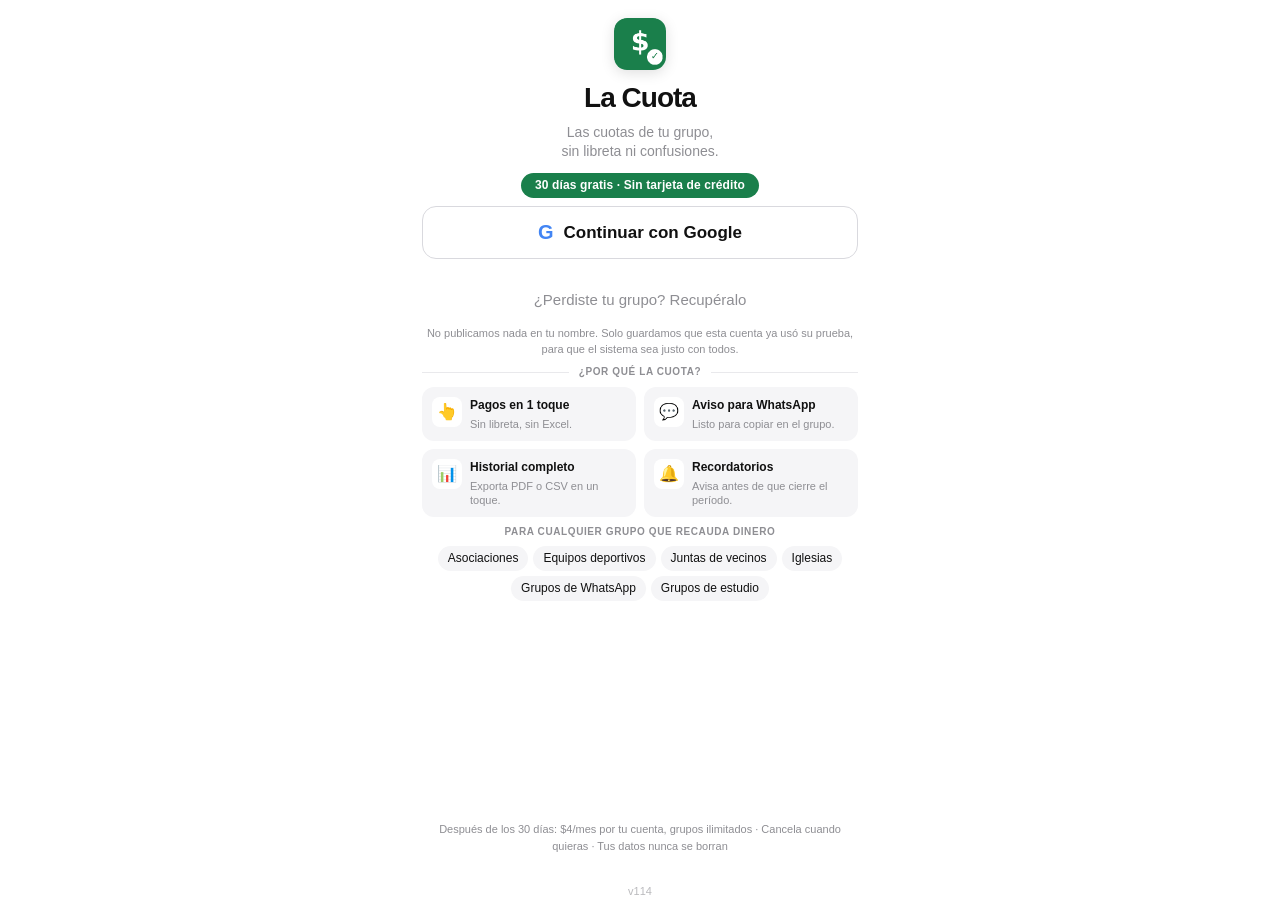
<file: index.html>
<!DOCTYPE html>
<html lang="es">
<head>
<meta charset="UTF-8">
<meta name="viewport" content="width=device-width, initial-scale=1, viewport-fit=cover">
<meta name="color-scheme" content="light">
<meta name="theme-color" content="#ffffff">
<meta http-equiv="Content-Security-Policy" content="default-src 'self'; script-src 'self' 'sha256-R7kXXxrO2wj+0buojaq3ZiJwg6tbDTQ5BXuMEll2lyY='; style-src 'self' 'sha256-uhY7MueyeKaeJdeL/rMnY0KCbmEOfoIgPB/3+tl2USo='; img-src 'self' data: blob:; connect-src 'self' https://play.google.com/billing https://lacuota-pagos.deivyespinosa07.workers.dev https://la-cuota-default-rtdb.firebaseio.com https://la-cuota-default-rtdb.firebasedatabase.app; font-src 'self'; worker-src 'self'; manifest-src 'self'">
<meta name="description" content="La Cuota — las cuotas de tu grupo, sin libreta.">
<title>La Cuota</title>
<link rel="manifest" href="manifest.json">
<link rel="icon" type="image/png" sizes="32x32" href="icons/favicon-32.png">
<link rel="icon" href="icons/favicon.ico">
<link rel="apple-touch-icon" href="icons/apple-touch-icon.png">
<style>html,body{background:#fff}#splash{position:fixed;inset:0;z-index:300;background:#fff}</style>
<link rel="stylesheet" href="styles.css">
<link rel="preconnect" href="https://buy.stripe.com">
</head>
<body>
<!-- Guardián de arranque: si la app no logra iniciar, muestra reparación
     en vez de una pantalla en blanco. No depende de app.js. -->
<div id="bootFail" hidden>
  <div class="bootfail-card">
    <h2>La aplicación necesita actualizarse</h2>
    <p>Tus datos siguen guardados. Toca el botón para repararla.</p>
    <button id="bootRepair" class="btn-primary btn-block">Reparar la aplicación</button>
    <p class="fine"><a href="recuperar.html">Abrir página de recuperación</a></p>
  </div>
</div>
<script>
(function(){
  function show(){ var ov=document.getElementById('bootFail'); if(ov) ov.hidden=false; var sp=document.getElementById('splash'); if(sp) sp.classList.add('off'); }
  window.addEventListener('error', function(e){
    if(window.__lacuotaBooted) return;
    var t=e.target;
    if(t && t!==window && t.tagName) return; /* recurso (icono, etc.): no fatal */
    show();
  }, true);
  document.addEventListener('DOMContentLoaded', function(){
    setTimeout(function(){ if(!window.__lacuotaBooted) show(); }, 8000);
    var b=document.getElementById('bootRepair');
    if(b) b.addEventListener('click', function(){
      b.disabled=true; b.textContent='Reparando…';
      var done=function(){ location.href='./?reparada=1'; };
      try{
        var ps=[];
        if('serviceWorker' in navigator){
          ps.push(navigator.serviceWorker.getRegistrations().then(function(rs){
            return Promise.all(rs.map(function(r){ return r.unregister(); }));
          }).catch(function(){}));
        }
        if(window.caches){
          ps.push(caches.keys().then(function(ks){
            return Promise.all(ks.map(function(k){ return caches.delete(k); }));
          }).catch(function(){}));
        }
        /* localStorage NO se toca: los datos del grupo siguen guardados. */
        Promise.all(ps).then(done, done);
        setTimeout(done, 6000);
      }catch(e){ done(); }
    });
  });
})();
</script>
<div id="app">

  <!-- Pantalla neutra de actualización: NO es la puerta de entrada.
       Se muestra solo mientras se trae una versión nueva; así al refrescar
       nunca parpadea la página de inicio de sesión. -->
  <div id="updating" hidden>
    <div class="updating-card">
      <img src="icons/icon-192.png" alt="La Cuota">
      <p>Actualizando…</p>
    </div>
  </div>

  <!-- INICIO -->
  <section id="v-home" class="view" hidden>
    <header class="top">
      <h1>La Cuota</h1>
      <p class="sub">Las cuotas de tu grupo, sin libreta.</p>
    </header>
    <div id="installBanner" class="installbanner" hidden>
      <span class="ib-txt">📲 <b>Instala La Cuota</b> en tu teléfono para abrirla como una app.</span>
      <button id="installGo" class="ib-btn">Instalar</button>
      <button id="installNo" class="ib-x" aria-label="No mostrar">×</button>
    </div>
    <div id="trialBanner" class="trialbanner" hidden></div>
    <div id="groupList"></div>
    <div id="homeEmpty" class="empty" hidden>
      <p>No tienes grupos todavía.<br>Crea el primero en menos de un minuto.</p>
      <button id="btnRecoverHome" class="linkbtn">¿Ya tenías un grupo? Recupéralo</button>
    </div>
    <button id="btnFaqHome" class="linkbtn">Preguntas frecuentes</button>
    <button id="btnManageSub" class="linkbtn">Administrar suscripción</button>
    <button id="homeSignOut" class="linkbtn">Cerrar sesión</button>
    <p class="legalfoot"><a href="#/privacidad">Privacidad</a> · <a href="#/terminos">Términos</a> · <span id="appVer"></span></p>
    <div class="homebar"><button id="btnNewGroup" class="btn-primary btn-block">Crear grupo</button></div>
  </section>

  <!-- GRUPO / MES -->
  <section id="v-group" class="view" hidden>
    <header class="top nav">
      <button id="btnBack" class="iconbtn" aria-label="Volver">‹</button>
      <div class="navtitle">
        <h1 id="gName">Grupo</h1>
        <p class="sub" id="gMeta"></p>
      </div>
      <button id="btnMore" class="iconbtn" aria-label="Más opciones">•••</button>
    </header>

    <div class="monthnav">
      <button id="mPrev" class="iconbtn" aria-label="Mes anterior">‹</button>
      <div id="mLabel" class="monthlabel"></div>
      <button id="mNext" class="iconbtn" aria-label="Mes siguiente">›</button>
    </div>

    <div class="totals">
      <div class="total"><span class="tnum" id="tTotal">—</span><span class="tlab">Objetivo</span></div>
      <div class="total"><span class="tnum" id="tCollected">—</span><span class="tlab">Recaudado</span></div>
      <div class="total"><span class="tnum warn" id="tMissing">—</span><span class="tlab">Faltan</span></div>
      <div class="total"><span class="tnum" id="tCount">—</span><span class="tlab">Pagaron</span></div>
    </div>

    <div id="memberList" class="members"></div>

    <div class="actions homebar">
      <button id="btnRemindAll" class="btn-ghost btn-block">Recordar a los que deben</button>
      <button id="btnSummary" class="btn-ghost btn-block">Resumen para WhatsApp</button>
    </div>
  </section>

  <!-- ONBOARDING -->
  <section id="v-ob" class="view" hidden>
    <header class="top nav">
      <button id="obBack" class="iconbtn" aria-label="Volver" hidden>‹</button>
    </header>
    <div class="ob-dots" id="obDots"></div>
    <h1 id="obQ" class="ob-q"></h1>
    <div id="obField"></div>
    <button id="obNext" class="btn-primary btn-block">Continuar</button>
    <button id="obSkip" class="linkbtn">Omitir</button>
    <button id="obRecover" class="linkbtn">¿Ya tenías un grupo? Recupéralo</button>
  </section>

  <!-- VERIFICACIÓN DE CUENTA (una prueba gratis por cuenta de Google) -->
  <section id="v-verify" class="view" hidden>

    <!-- HERO -->
    <div class="lp-top">
      <div class="lp-app-icon">
        <img src="icons/icon-192.png" alt="La Cuota">
      </div>
      <h1 class="lp-brand-name">La Cuota</h1>
      <p class="lp-tagline">Las cuotas de tu grupo,<br>sin libreta ni confusiones.</p>
    </div>

    <!-- CTA PRINCIPAL -->
    <div class="lp-cta-box">
      <div class="lp-free-badge">30 días gratis · Sin tarjeta de crédito</div>
      <button id="verGoogle" class="btn-google btn-block"><span class="gG">G</span> Continuar con Google</button>
      <button id="verRecover" class="linkbtn">¿Perdiste tu grupo? Recupéralo</button>
      <p class="verstep" id="verStep" hidden></p>
      <p class="fine" id="verMsg" hidden></p>
      <div id="verHecho" hidden>
        <p class="verhecho-t" id="verHechoT">Tu cuenta quedó verificada.</p>
        <p class="fine" id="verHechoS">Toca para volver a la app de La Cuota.</p>
        <button id="verVolver" class="btn-google btn-block" hidden><span class="gG">◀</span> Abrir la app de La Cuota</button>
      </div>
      <p class="lp-privacy-note">No publicamos nada en tu nombre. Solo guardamos que esta cuenta ya usó su prueba, para que el sistema sea justo con todos.</p>
    </div>

    <!-- ¿POR QUÉ LA CUOTA? -->
    <div class="lp-sep"><span>¿Por qué La Cuota?</span></div>

    <div class="lp-feats">
      <div class="lp-feat">
        <span class="lp-fi">👆</span>
        <div>
          <strong>Pagos en 1 toque</strong>
          <p>Sin libreta, sin Excel.</p>
        </div>
      </div>
      <div class="lp-feat">
        <span class="lp-fi">💬</span>
        <div>
          <strong>Aviso para WhatsApp</strong>
          <p>Listo para copiar en el grupo.</p>
        </div>
      </div>
      <div class="lp-feat">
        <span class="lp-fi">📊</span>
        <div>
          <strong>Historial completo</strong>
          <p>Exporta PDF o CSV en un toque.</p>
        </div>
      </div>
      <div class="lp-feat">
        <span class="lp-fi">🔔</span>
        <div>
          <strong>Recordatorios</strong>
          <p>Avisa antes de que cierre el período.</p>
        </div>
      </div>
    </div>

    <!-- PARA QUIÉN -->
    <p class="lp-for-label">Para cualquier grupo que recauda dinero</p>
    <div class="lp-chips">
      <span class="lp-chip">Asociaciones</span>
      <span class="lp-chip">Equipos deportivos</span>
      <span class="lp-chip">Juntas de vecinos</span>
      <span class="lp-chip">Iglesias</span>
      <span class="lp-chip">Grupos de WhatsApp</span>
      <span class="lp-chip">Grupos de estudio</span>
    </div>

    <!-- PIE -->
    <p class="lp-price-note">Después de los 30 días: $4/mes por tu cuenta, grupos ilimitados · Cancela cuando quieras · Tus datos nunca se borran</p>
    <p class="verver" id="verVer"></p>

  </section>

  <!-- MIEMBROS -->
  <section id="v-members" class="view" hidden>
    <header class="top nav">
      <button id="memBack" class="iconbtn" aria-label="Volver">‹</button>
      <div class="navtitle"><h1>Miembros</h1></div>
      <span class="iconbtn"></span>
    </header>
    <p class="fine">Agrega a todos los que pagan la cuota. Cuando termines, toca Terminar para anotar los pagos.</p>
    <div id="memList" class="members"></div>
    <div class="formrow">
      <input id="memName" type="text" placeholder="Nombre" autocomplete="off" maxlength="40">
      <input id="memPhone" type="tel" placeholder="Teléfono (con código país)" autocomplete="off" inputmode="tel" maxlength="20">
    </div>
    <div class="homebar">
      <button id="memAdd" class="btn-primary btn-block">Agregar miembro</button>
      <button id="memDone" class="btn-ghost btn-block">Terminar e ir a los pagos →</button>
    </div>
  </section>

  <!-- HISTORIAL -->
  <section id="v-hist" class="view" hidden>
    <header class="top nav">
      <button id="histBack" class="iconbtn" aria-label="Volver">‹</button>
      <div class="navtitle"><h1>Historial</h1></div>
      <span class="iconbtn"></span>
    </header>
    <div id="histList"></div>
  </section>

  <!-- DETALLE DE PERÍODO -->
  <section id="v-pdetail" class="view" hidden>
    <header class="top nav">
      <button id="pdBack" class="iconbtn" aria-label="Volver">‹</button>
      <div class="navtitle"><h1 id="pdName">Período</h1><p class="sub" id="pdSub"></p></div>
      <span class="iconbtn"></span>
    </header>
    <div class="pdoc">
      <span class="plock">🔒 Solo lectura</span>
      <div class="totals">
        <div class="total"><span class="tnum" id="pdTotal">—</span><span class="tlab">Objetivo</span></div>
        <div class="total"><span class="tnum" id="pdCollected">—</span><span class="tlab">Recaudado</span></div>
        <div class="total"><span class="tnum warn" id="pdMissing">—</span><span class="tlab">Faltaron</span></div>
        <div class="total"><span class="tnum" id="pdCount">—</span><span class="tlab">Pagaron</span></div>
      </div>
      <h2 class="h2">Pagaron</h2>
      <div id="pdPaid" class="members ro"></div>
      <h2 class="h2">Deben</h2>
      <div id="pdOwed" class="members ro"></div>
      <p class="fine center">Esto es un registro del pasado.<br>Para corregir, usa las flechas ‹ › en la vista del grupo.</p>
    </div>
  </section>

  <!-- AJUSTES -->
  <section id="v-settings" class="view" hidden>
    <header class="top nav">
      <button id="setBack" class="iconbtn" aria-label="Volver">‹</button>
      <div class="navtitle"><h1>Ajustes</h1></div>
      <span class="iconbtn"></span>
    </header>
    <label class="flabel">Nombre del grupo</label>
    <input id="setName" type="text" maxlength="60">
    <label class="flabel">Cuota por miembro</label>
    <input id="setAmount" type="number" min="1" inputmode="numeric">
    <label class="flabel">Moneda</label>
    <div class="seg" id="setCurrency">
      <button data-cur="RD$">RD$</button>
      <button data-cur="USD">US$</button>
    </div>
    <p class="fine" id="setFreqInfo"></p>
    <div id="setAnchorWrap"></div>
    <button id="setSave" class="btn-primary btn-block">Guardar</button>
    <button id="setManageSub" class="linkbtn">💳&nbsp; Administrar suscripción</button>
    <button id="setDelete" class="btn-danger-ghost btn-block">Eliminar grupo</button>
  </section>

  <!-- PREGUNTAS -->
  <section id="v-faq" class="view" hidden>
    <header class="top nav">
      <button id="faqBack" class="iconbtn" aria-label="Volver">‹</button>
      <div class="navtitle"><h1>Preguntas</h1></div>
      <span class="iconbtn"></span>
    </header>
    <div id="faqList"></div>
  </section>

  <!-- PAYWALL -->
  <section id="v-pay" class="view" hidden>
    <header class="top center">
      <h1 id="payTitle">Tu prueba terminó</h1>
      <p class="sub">Sigue llevando tus cuotas por menos de lo que cuesta un café.</p>
    </header>
    <div class="pricecards">
      <button class="pricecard" id="payMonthly">
        <span class="pname">Mensual</span>
        <span class="pprice">$4<span class="pper">/mes</span></span>
      </button>
      <button class="pricecard best" id="payYearly">
        <span class="pname">Anual <em>12 meses por el precio de 10</em></span>
        <span class="pprice">$40<span class="pper">/año</span></span>
      </button>
    </div>
    <p class="fine">Por tu cuenta, con grupos ilimitados. El plan anual cubre 12 meses por $40. Cancela cuando quieras. Tus datos nunca se borran.</p>
    <p class="fine small">Al pagar aceptas los <a href="#/terminos">Términos</a> y la <a href="#/privacidad">Política de privacidad</a>.</p>
    <button id="payViewData" class="linkbtn">Seguir viendo mis datos</button>
    <button id="payManageSub" class="linkbtn">Ya pagué · Administrar mi suscripción</button>
  </section>

  <!-- LEGAL: privacidad y términos -->
  <section id="v-legal" class="view" hidden>
    <header class="top nav">
      <button id="legalBack" class="iconbtn" aria-label="Volver">‹</button>
      <div class="navtitle"><h1 id="legalTitle">Legal</h1></div>
    </header>
    <div id="legalBody" class="legal"></div>
  </section>

  <!-- CONFIRMACIÓN DE PAGO (Stripe redirige aquí) -->
  <section id="v-pagook" class="view" hidden>
    <header class="top center">
      <h1 id="pagoOkTitle">Confirma tu pago</h1>
      <p class="sub" id="pagoOkSub">Escribe el correo con el que pagaste en Stripe para activar tu plan.</p>
    </header>
    <div id="pagoOkForm">
      <input id="pagoOkEmail" type="email" inputmode="email" autocomplete="email" placeholder="tu@correo.com" autocapitalize="off">
      <div style="height:14px"></div>
      <button id="pagoOkVerify" class="btn-primary btn-block">Verificar pago</button>
      <p class="fine" id="pagoOkErr" hidden></p>
      <p class="fine small">El recibo de Stripe llega a ese mismo correo.<br><a href="#/terminos">Términos</a> · <a href="#/privacidad">Privacidad</a></p>
    </div>
    <div id="pagoOkDone" hidden>
      <p class="fine center" style="font-size:40px">🎉</p>
      <p class="sub center" id="pagoOkPlan">Tu suscripción está activa.</p>
      <p class="fine">Ya puedes seguir anotando cuotas sin límites.</p>
      <button id="pagoOkGo" class="btn-primary btn-block">Volver a mis grupos</button>
      <button id="pagoOkManage" class="linkbtn">Administrar suscripción</button>
    </div>
  </section>

  <!-- VISTA COMPARTIDA (solo lectura) -->
  <section id="v-readonly" class="view" hidden>
    <header class="top center">
      <h1 id="roName"></h1>
      <p class="sub" id="roMonth"></p>
    </header>
    <div class="totals t3">
      <div class="total"><span class="tnum" id="roTotal">—</span><span class="tlab">Objetivo</span></div>
      <div class="total"><span class="tnum" id="roCollected">—</span><span class="tlab">Recaudado</span></div>
      <div class="total"><span class="tnum warn" id="roMissing">—</span><span class="tlab">Faltan</span></div>
    </div>
    <h2 class="h2">Pagaron</h2>
    <div id="roPaid" class="members ro"></div>
    <h2 class="h2">Deben</h2>
    <div id="roOwed" class="members ro"></div>
    <p class="fine center">Organizado con La Cuota</p>
    <button id="roCta" class="btn-primary btn-block">Crear mi grupo gratis</button>
  </section>

</div>

<div id="sheetWrap" class="sheetwrap" hidden>
  <div class="sheetback" id="sheetBack"></div>
  <div class="sheet" id="sheet" role="dialog"></div>
</div>

<div id="toast" class="toast" hidden></div>

<script src="logica.js"></script>
<script src="nube.js"></script>
<script src="vendor/jspdf.umd.min.js"></script>
<script src="app.js"></script>
</body>
</html>
</file>
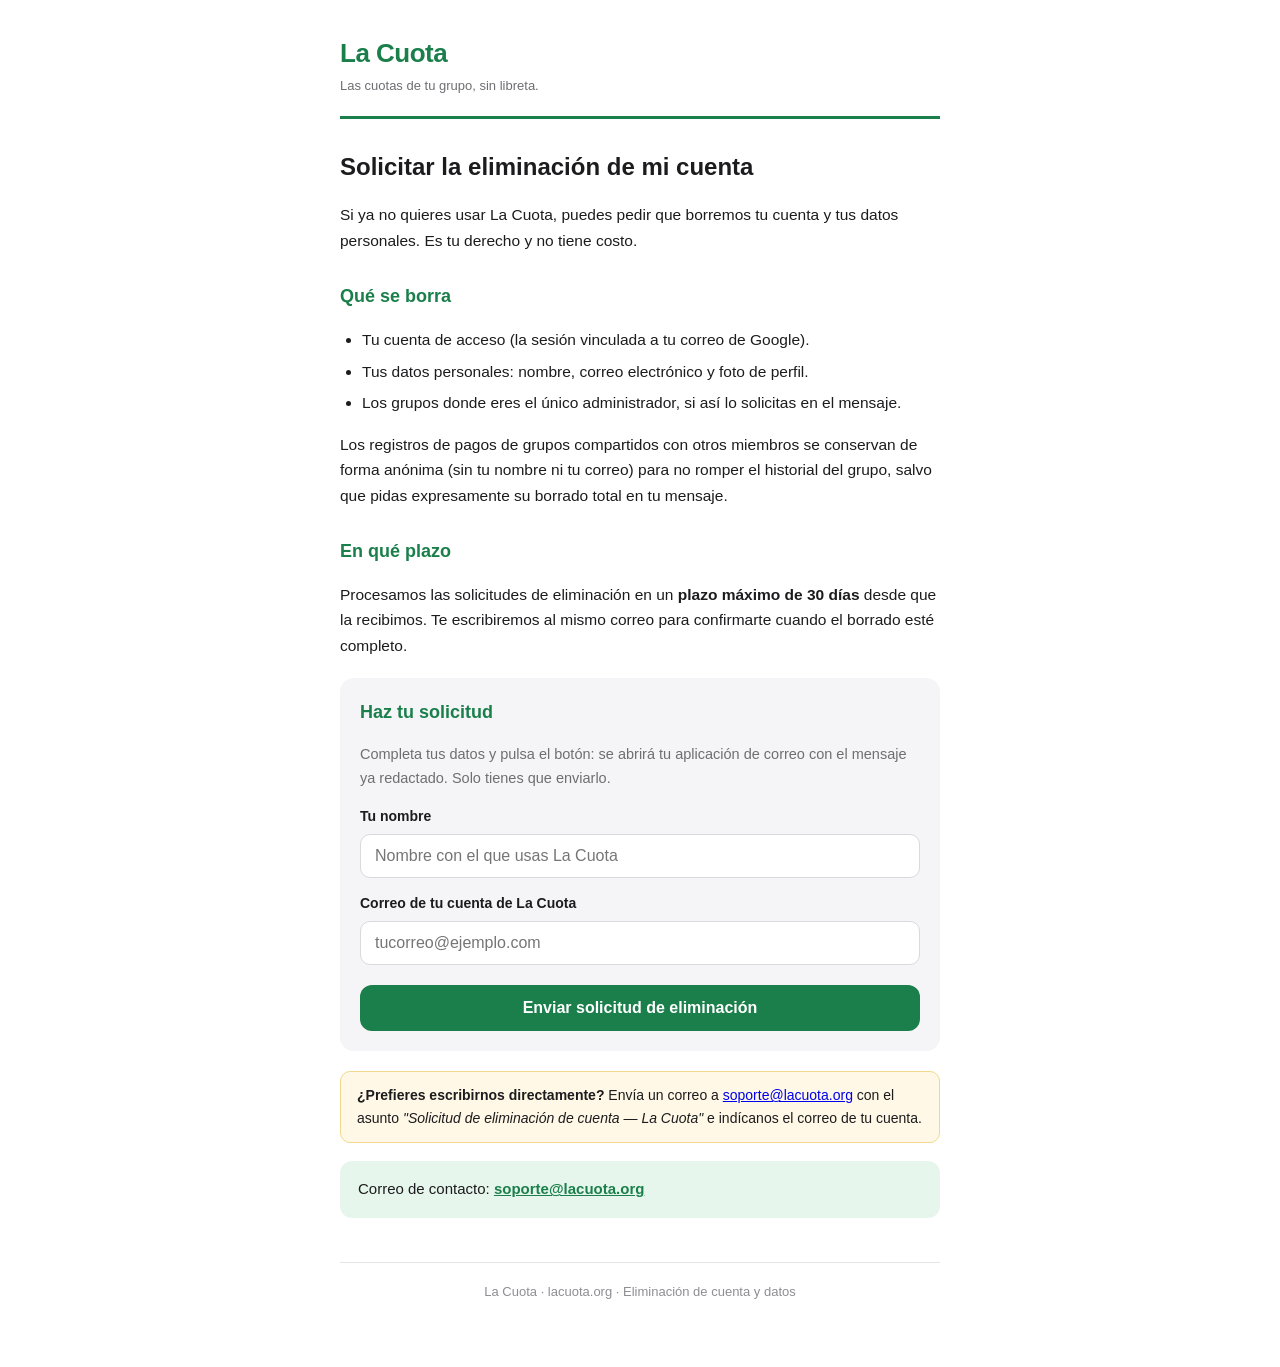
<file: eliminacion/index.html>
<!DOCTYPE html>
<html lang="es">
<head>
<meta charset="utf-8">
<meta name="viewport" content="width=device-width, initial-scale=1">
<title>Eliminar mi cuenta — La Cuota</title>
<style>
  *{box-sizing:border-box}
  body{margin:0;background:#ffffff;color:#1c1c1e;font-family:-apple-system,BlinkMacSystemFont,"Segoe UI",Roboto,Helvetica,Arial,sans-serif;line-height:1.65}
  .wrap{max-width:640px;margin:0 auto;padding:32px 20px 64px}
  header{border-bottom:3px solid #1a7f4b;padding-bottom:20px;margin-bottom:28px}
  header .brand{font-size:26px;font-weight:800;color:#1a7f4b;letter-spacing:-.5px}
  header .brand small{display:block;font-size:13px;font-weight:500;color:#6e6e73;letter-spacing:0}
  h1{font-size:24px;margin:6px 0 4px}
  h2{font-size:18px;color:#1a7f4b;margin:28px 0 10px}
  p,li{font-size:15.5px}
  ul{padding-left:22px}
  li{margin-bottom:6px}
  .card{background:#f5f5f7;border-radius:14px;padding:20px;margin:20px 0}
  label{display:block;font-size:14px;font-weight:600;margin:14px 0 6px}
  input{width:100%;padding:12px 14px;font-size:16px;border:1px solid #d9d9de;border-radius:10px}
  input:focus{outline:2px solid #1a7f4b;border-color:#1a7f4b}
  button{background:#1a7f4b;color:#fff;border:none;border-radius:12px;padding:14px 22px;font-size:16px;font-weight:700;width:100%;margin-top:20px;cursor:pointer}
  button:hover{background:#156b3f}
  .nota{background:#fff8e6;border:1px solid #f0d98c;border-radius:10px;padding:12px 16px;font-size:14px;margin:18px 0}
  .contacto{background:#e7f6ec;border-radius:12px;padding:16px 18px;margin:18px 0;font-size:15px}
  .contacto a{color:#1a7f4b;font-weight:700}
  .pendiente{display:inline-block;background:#fff3cd;border:1px solid #e0b64f;color:#7a5c00;font-size:12px;font-weight:700;border-radius:6px;padding:2px 8px;margin-left:8px;vertical-align:middle}
  footer{margin-top:44px;padding-top:18px;border-top:1px solid #e4e4e9;color:#8e8e93;font-size:13px;text-align:center}
</style>
</head>
<body>
<div class="wrap">

<header>
  <div class="brand">La Cuota<small>Las cuotas de tu grupo, sin libreta.</small></div>
</header>

<h1>Solicitar la eliminación de mi cuenta</h1>
<p>Si ya no quieres usar La Cuota, puedes pedir que borremos tu cuenta y tus datos personales. Es tu derecho y no tiene costo.</p>

<h2>Qué se borra</h2>
<ul>
  <li>Tu cuenta de acceso (la sesión vinculada a tu correo de Google).</li>
  <li>Tus datos personales: nombre, correo electrónico y foto de perfil.</li>
  <li>Los grupos donde eres el único administrador, si así lo solicitas en el mensaje.</li>
</ul>
<p>Los registros de pagos de grupos compartidos con otros miembros se conservan de forma anónima (sin tu nombre ni tu correo) para no romper el historial del grupo, salvo que pidas expresamente su borrado total en tu mensaje.</p>

<h2>En qué plazo</h2>
<p>Procesamos las solicitudes de eliminación en un <strong>plazo máximo de 30 días</strong> desde que la recibimos. Te escribiremos al mismo correo para confirmarte cuando el borrado esté completo.</p>

<div class="card">
  <h2 style="margin-top:0">Haz tu solicitud</h2>
  <p style="font-size:14.5px;color:#6e6e73">Completa tus datos y pulsa el botón: se abrirá tu aplicación de correo con el mensaje ya redactado. Solo tienes que enviarlo.</p>
  <form id="formEliminar" onsubmit="return enviarSolicitud(event)">
    <label for="nombre">Tu nombre</label>
    <input id="nombre" type="text" autocomplete="name" placeholder="Nombre con el que usas La Cuota" required>
    <label for="email">Correo de tu cuenta de La Cuota</label>
    <input id="email" type="email" autocomplete="email" placeholder="tucorreo@ejemplo.com" required>
    <button type="submit">Enviar solicitud de eliminación</button>
  </form>
</div>

<div class="nota"><strong>¿Prefieres escribirnos directamente?</strong> Envía un correo a <a href="mailto:soporte@lacuota.org?subject=Solicitud%20de%20eliminaci%C3%B3n%20de%20cuenta%20%E2%80%94%20La%20Cuota">soporte@lacuota.org</a> con el asunto <em>"Solicitud de eliminación de cuenta — La Cuota"</em> e indícanos el correo de tu cuenta.</div>

<div class="contacto">
  Correo de contacto: <a href="mailto:soporte@lacuota.org">soporte@lacuota.org</a>
</div>

<footer>La Cuota · lacuota.org · Eliminación de cuenta y datos</footer>

</div>

<script>
function enviarSolicitud(e){
  e.preventDefault();
  var nombre = document.getElementById('nombre').value.trim();
  var email = document.getElementById('email').value.trim();
  var asunto = 'Solicitud de eliminación de cuenta — La Cuota';
  var cuerpo = 'Hola equipo de La Cuota:\n\n'
    + 'Solicito la eliminación de mi cuenta y de mis datos personales.\n\n'
    + 'Nombre: ' + nombre + '\n'
    + 'Correo de mi cuenta: ' + email + '\n\n'
    + 'Entiendo que el borrado se procesará en un plazo máximo de 30 días '
    + 'y que recibiré una confirmación por este mismo correo.\n\n'
    + 'Gracias.';
  window.location.href = 'mailto:soporte@lacuota.org'
    + '?subject=' + encodeURIComponent(asunto)
    + '&body=' + encodeURIComponent(cuerpo);
  return false;
}
</script>
</body>
</html>
</file>
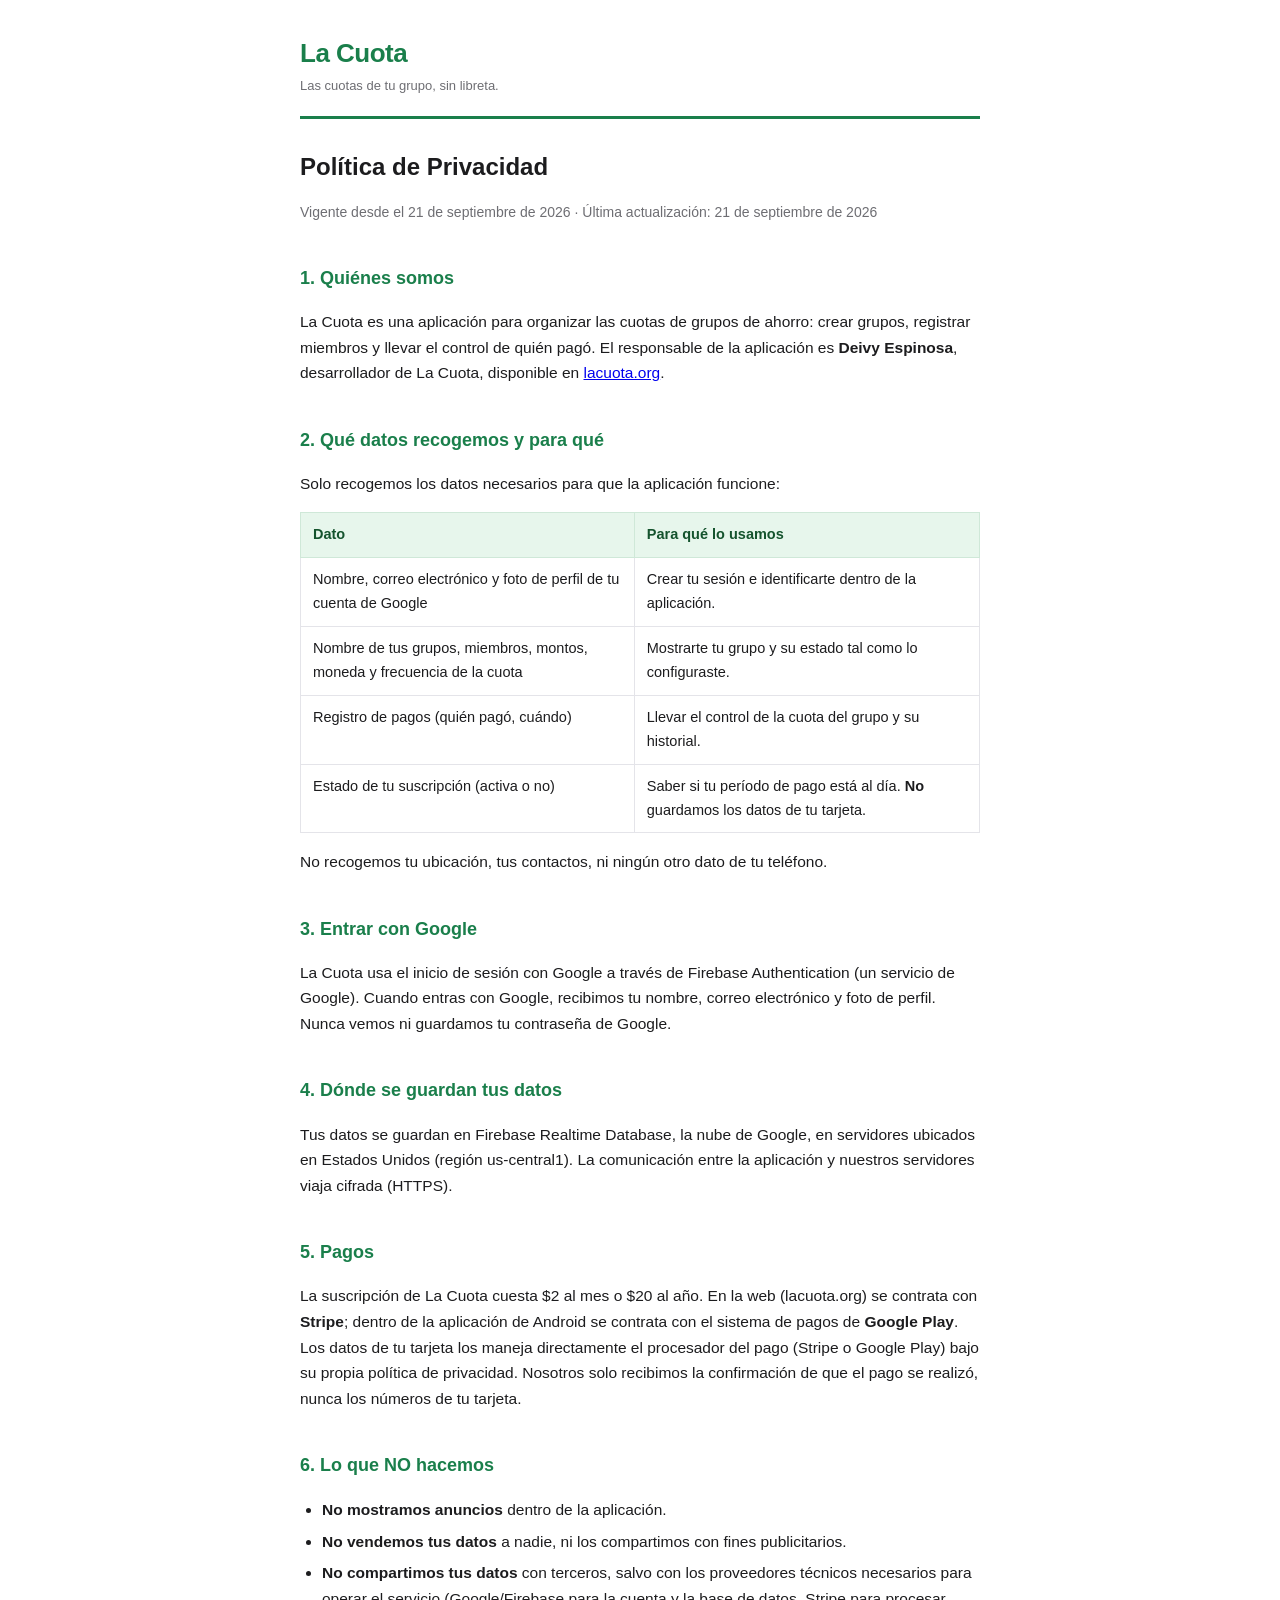
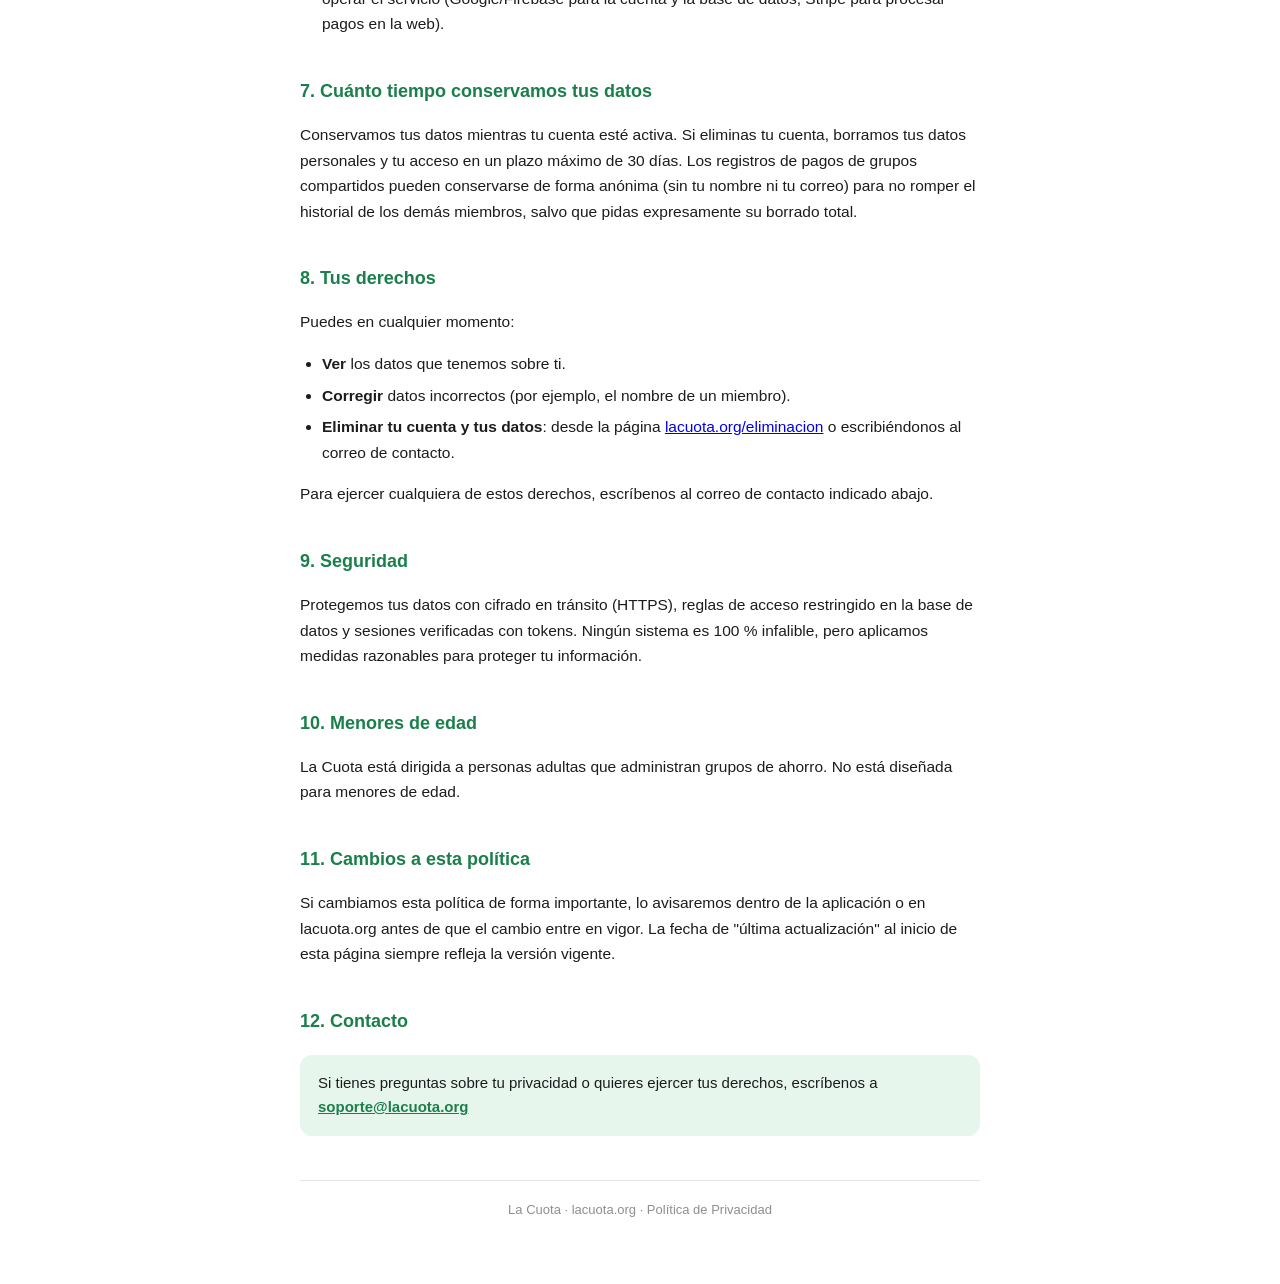
<file: privacidad/index.html>
<!DOCTYPE html>
<html lang="es">
<head>
<meta charset="utf-8">
<meta name="viewport" content="width=device-width, initial-scale=1">
<title>Política de Privacidad — La Cuota</title>
<style>
  *{box-sizing:border-box}
  body{margin:0;background:#ffffff;color:#1c1c1e;font-family:-apple-system,BlinkMacSystemFont,"Segoe UI",Roboto,Helvetica,Arial,sans-serif;line-height:1.65}
  .wrap{max-width:720px;margin:0 auto;padding:32px 20px 64px}
  header{border-bottom:3px solid #1a7f4b;padding-bottom:20px;margin-bottom:28px}
  header .brand{font-size:26px;font-weight:800;color:#1a7f4b;letter-spacing:-.5px}
  header .brand small{display:block;font-size:13px;font-weight:500;color:#6e6e73;letter-spacing:0}
  h1{font-size:24px;margin:6px 0 4px}
  .vigencia{color:#6e6e73;font-size:14px}
  h2{font-size:18px;color:#1a7f4b;margin:32px 0 10px;padding-top:8px}
  p,li{font-size:15.5px}
  ul{padding-left:22px}
  li{margin-bottom:6px}
  table{width:100%;border-collapse:collapse;margin:14px 0;font-size:14.5px}
  th{background:#e7f6ec;color:#14532d;text-align:left;padding:10px 12px;border:1px solid #cfe8d8}
  td{padding:10px 12px;border:1px solid #e4e4e9;vertical-align:top}
  .nota{background:#fff8e6;border:1px solid #f0d98c;border-radius:10px;padding:12px 16px;font-size:14px;margin:18px 0}
  .nota strong{color:#8a6d1a}
  .contacto{background:#e7f6ec;border-radius:12px;padding:16px 18px;margin:18px 0;font-size:15px}
  .contacto a{color:#1a7f4b;font-weight:700}
  .pendiente{display:inline-block;background:#fff3cd;border:1px solid #e0b64f;color:#7a5c00;font-size:12px;font-weight:700;border-radius:6px;padding:2px 8px;margin-left:8px;vertical-align:middle}
  footer{margin-top:44px;padding-top:18px;border-top:1px solid #e4e4e9;color:#8e8e93;font-size:13px;text-align:center}
</style>
</head>
<body>
<div class="wrap">

<header>
  <div class="brand">La Cuota<small>Las cuotas de tu grupo, sin libreta.</small></div>
</header>

<h1>Política de Privacidad</h1>
<p class="vigencia">Vigente desde el 21 de septiembre de 2026 · Última actualización: 21 de septiembre de 2026</p>

<h2>1. Quiénes somos</h2>
<p>La Cuota es una aplicación para organizar las cuotas de grupos de ahorro: crear grupos, registrar miembros y llevar el control de quién pagó. El responsable de la aplicación es <strong>Deivy Espinosa</strong>, desarrollador de La Cuota, disponible en <a href="https://lacuota.org">lacuota.org</a>.</p>

<h2>2. Qué datos recogemos y para qué</h2>
<p>Solo recogemos los datos necesarios para que la aplicación funcione:</p>
<table>
  <tr><th>Dato</th><th>Para qué lo usamos</th></tr>
  <tr><td>Nombre, correo electrónico y foto de perfil de tu cuenta de Google</td><td>Crear tu sesión e identificarte dentro de la aplicación.</td></tr>
  <tr><td>Nombre de tus grupos, miembros, montos, moneda y frecuencia de la cuota</td><td>Mostrarte tu grupo y su estado tal como lo configuraste.</td></tr>
  <tr><td>Registro de pagos (quién pagó, cuándo)</td><td>Llevar el control de la cuota del grupo y su historial.</td></tr>
  <tr><td>Estado de tu suscripción (activa o no)</td><td>Saber si tu período de pago está al día. <strong>No</strong> guardamos los datos de tu tarjeta.</td></tr>
</table>
<p>No recogemos tu ubicación, tus contactos, ni ningún otro dato de tu teléfono.</p>

<h2>3. Entrar con Google</h2>
<p>La Cuota usa el inicio de sesión con Google a través de Firebase Authentication (un servicio de Google). Cuando entras con Google, recibimos tu nombre, correo electrónico y foto de perfil. Nunca vemos ni guardamos tu contraseña de Google.</p>

<h2>4. Dónde se guardan tus datos</h2>
<p>Tus datos se guardan en Firebase Realtime Database, la nube de Google, en servidores ubicados en Estados Unidos (región us-central1). La comunicación entre la aplicación y nuestros servidores viaja cifrada (HTTPS).</p>

<h2>5. Pagos</h2>
<p>La suscripción de La Cuota cuesta $2 al mes o $20 al año. En la web (lacuota.org) se contrata con <strong>Stripe</strong>; dentro de la aplicación de Android se contrata con el sistema de pagos de <strong>Google Play</strong>. Los datos de tu tarjeta los maneja directamente el procesador del pago (Stripe o Google Play) bajo su propia política de privacidad. Nosotros solo recibimos la confirmación de que el pago se realizó, nunca los números de tu tarjeta.</p>

<h2>6. Lo que NO hacemos</h2>
<ul>
  <li><strong>No mostramos anuncios</strong> dentro de la aplicación.</li>
  <li><strong>No vendemos tus datos</strong> a nadie, ni los compartimos con fines publicitarios.</li>
  <li><strong>No compartimos tus datos</strong> con terceros, salvo con los proveedores técnicos necesarios para operar el servicio (Google/Firebase para la cuenta y la base de datos, Stripe para procesar pagos en la web).</li>
</ul>

<h2>7. Cuánto tiempo conservamos tus datos</h2>
<p>Conservamos tus datos mientras tu cuenta esté activa. Si eliminas tu cuenta, borramos tus datos personales y tu acceso en un plazo máximo de 30 días. Los registros de pagos de grupos compartidos pueden conservarse de forma anónima (sin tu nombre ni tu correo) para no romper el historial de los demás miembros, salvo que pidas expresamente su borrado total.</p>

<h2>8. Tus derechos</h2>
<p>Puedes en cualquier momento:</p>
<ul>
  <li><strong>Ver</strong> los datos que tenemos sobre ti.</li>
  <li><strong>Corregir</strong> datos incorrectos (por ejemplo, el nombre de un miembro).</li>
  <li><strong>Eliminar tu cuenta y tus datos</strong>: desde la página <a href="https://lacuota.org/eliminacion">lacuota.org/eliminacion</a> o escribiéndonos al correo de contacto.</li>
</ul>
<p>Para ejercer cualquiera de estos derechos, escríbenos al correo de contacto indicado abajo.</p>

<h2>9. Seguridad</h2>
<p>Protegemos tus datos con cifrado en tránsito (HTTPS), reglas de acceso restringido en la base de datos y sesiones verificadas con tokens. Ningún sistema es 100&nbsp;% infalible, pero aplicamos medidas razonables para proteger tu información.</p>

<h2>10. Menores de edad</h2>
<p>La Cuota está dirigida a personas adultas que administran grupos de ahorro. No está diseñada para menores de edad.</p>

<h2>11. Cambios a esta política</h2>
<p>Si cambiamos esta política de forma importante, lo avisaremos dentro de la aplicación o en lacuota.org antes de que el cambio entre en vigor. La fecha de "última actualización" al inicio de esta página siempre refleja la versión vigente.</p>

<h2>12. Contacto</h2>
<div class="contacto">
  Si tienes preguntas sobre tu privacidad o quieres ejercer tus derechos, escríbenos a
  <a href="mailto:soporte@lacuota.org">soporte@lacuota.org</a>
</div>

<footer>La Cuota · lacuota.org · Política de Privacidad</footer>

</div>
</body>
</html>
</file>
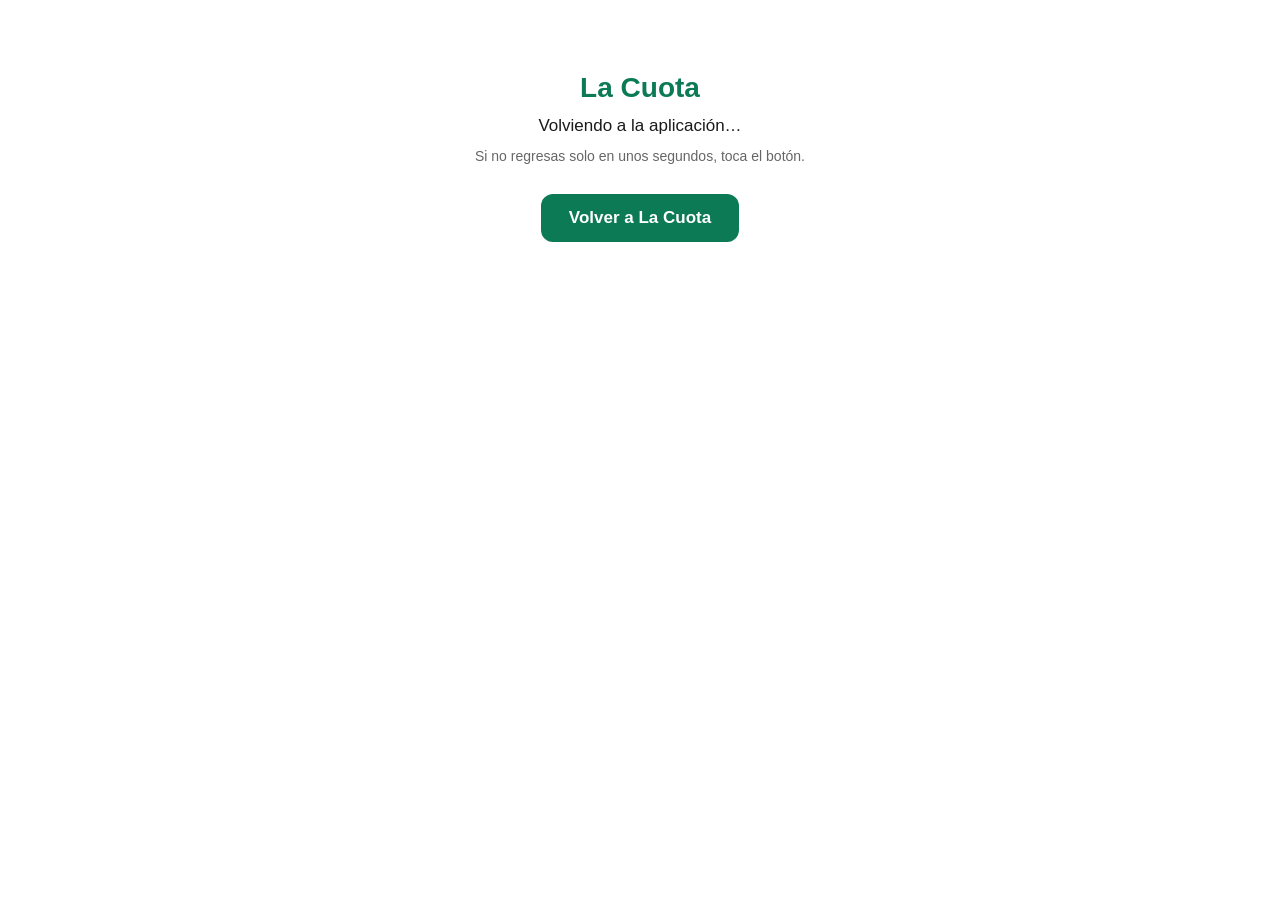
<file: oauth-return.html>
<!DOCTYPE html>
<html lang="es">
<head>
<meta charset="utf-8">
<meta name="viewport" content="width=device-width, initial-scale=1, viewport-fit=cover">
<meta name="robots" content="noindex,nofollow">
<title>La Cuota — Volviendo a la aplicación</title>
<style>
  html,body{margin:0;padding:0;background:#ffffff;color:#1a1a1a;
    font-family:-apple-system,BlinkMacSystemFont,"Segoe UI",Roboto,Arial,sans-serif;}
  .caja{max-width:420px;margin:0 auto;padding:72px 24px;text-align:center;}
  .logo{font-size:28px;font-weight:800;color:#0b7a55;margin-bottom:12px;}
  p{font-size:17px;margin:12px 0;}
  .peq{font-size:14px;color:#666;}
  button{font-size:17px;font-weight:700;color:#fff;background:#0b7a55;border:0;
    border-radius:12px;padding:14px 28px;margin-top:18px;cursor:pointer;}
</style>
</head>
<body>
<div class="caja">
  <div class="logo">La Cuota</div>
  <p>Volviendo a la aplicación…</p>
  <p class="peq">Si no regresas solo en unos segundos, toca el botón.</p>
  <button id="volver" type="button">Volver a La Cuota</button>
</div>
<script>
/* Puente del inicio de sesión con Google (envoltura nativa Android).
   Google regresa aquí a https://lacuota.org/oauth-return.html con
   ?code=...&state=... (o ?error=... si el usuario canceló).
   Esta página reenvía el resultado al esquema de la aplicación
   (lacuota://oauth), que la app instalada captura con su intent-filter.
   No guarda nada: el secreto PKCE queda solo en la aplicación. */
(function(){
  function param(n){
    var m = String(location.search || '').match(new RegExp('[?&]'+n+'=([^&]+)'));
    return m ? m[1] : '';
  }
  var code = param('code'), state = param('state'), err = param('error');
  var dest;
  if(err){
    dest = 'lacuota://oauth?error=' + encodeURIComponent(err);
  }else{
    dest = 'lacuota://oauth?code=' + encodeURIComponent(code) +
           '&state=' + encodeURIComponent(state);
  }
  function ir(){ try{ location.href = dest; }catch(e){} }
  var b = document.getElementById('volver');
  if(b) b.onclick = ir;
  /* Un intento automático y el botón como respaldo (algunos navegadores
     bloquean la redirección automática a esquemas de aplicación).
     Tras reenviar, cerrar la pestaña (la Custom Tab lo permite): así no
     queda una pantalla del navegador detrás al volver a la aplicación. */
  function cerrar(){ try{ window.close(); }catch(e){} }
  setTimeout(ir, 400);
  setTimeout(cerrar, 1500);
  if(b) b.addEventListener('click', function(){ setTimeout(cerrar, 800); });
})();
</script>
</body>
</html>
</file>
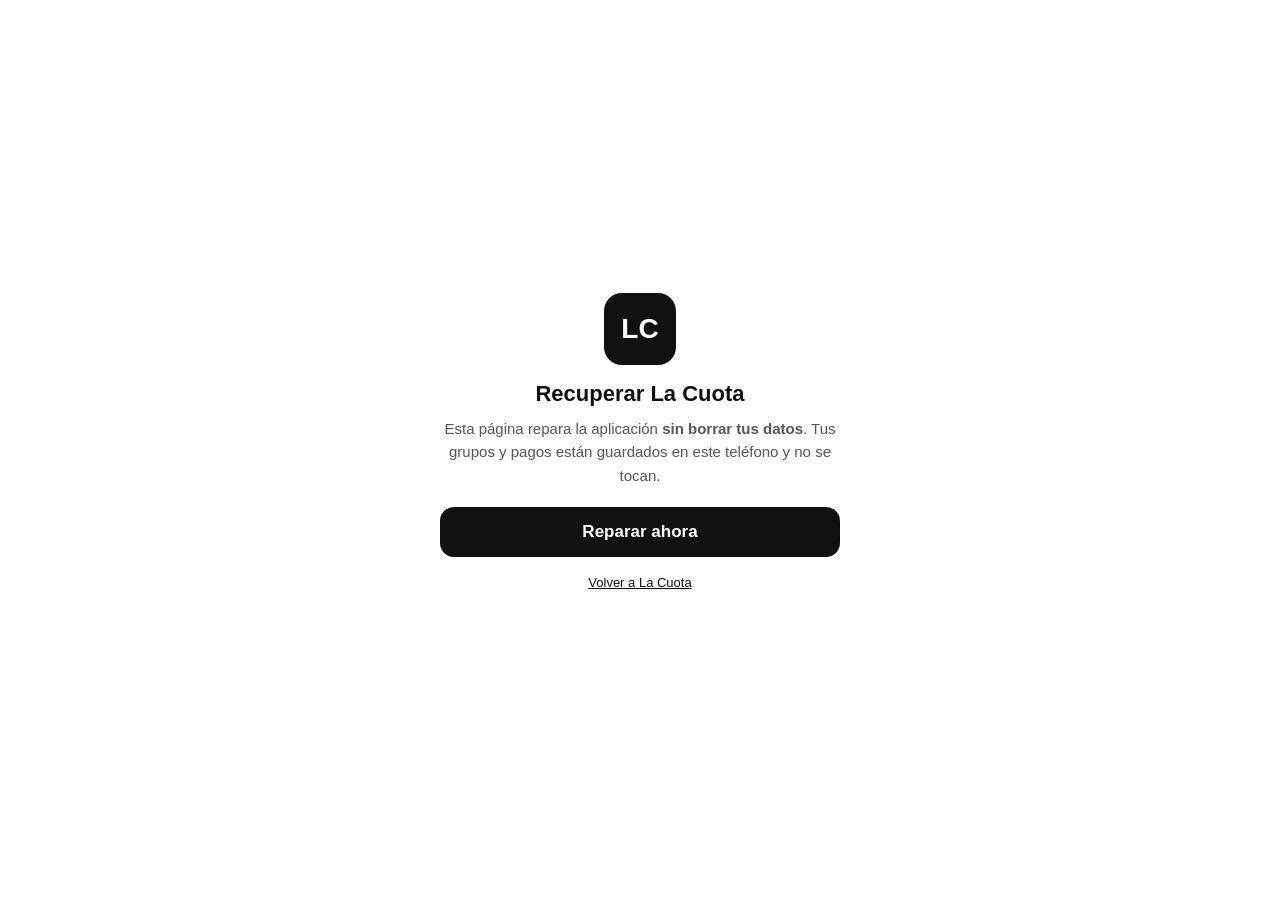
<file: recuperar.html>
<!DOCTYPE html>
<html lang="es">
<head>
<meta charset="UTF-8">
<meta name="viewport" content="width=device-width, initial-scale=1, viewport-fit=cover">
<meta name="theme-color" content="#ffffff">
<title>Recuperar La Cuota</title>
<style>
  *{box-sizing:border-box}
  body{margin:0;font-family:-apple-system,BlinkMacSystemFont,"Segoe UI",Roboto,sans-serif;
    background:#fff;color:#111;min-height:100vh;display:flex;align-items:center;
    justify-content:center;padding:24px}
  .card{max-width:400px;width:100%;text-align:center}
  .logo{width:72px;height:72px;border-radius:18px;margin:0 auto 16px;
    background:#111;color:#fff;display:flex;align-items:center;justify-content:center;
    font-size:28px;font-weight:800}
  h1{font-size:22px;margin:0 0 10px}
  p{color:#555;font-size:15px;line-height:1.55;margin:0 0 14px}
  .ok{color:#0a7d2c;font-weight:600}
  .err{color:#b3261e;font-weight:600}
  button{width:100%;padding:15px;border:0;border-radius:14px;font-size:17px;
    font-weight:700;background:#111;color:#fff;cursor:pointer;margin-top:6px}
  button:disabled{opacity:.5}
  .pasos{text-align:left;background:#f6f6f8;border-radius:14px;padding:14px 16px;
    margin:14px 0;font-size:14px;color:#333}
  .pasos div{margin:6px 0}
  a{color:#111}
  .fine{font-size:13px;color:#888;margin-top:16px}
</style>
</head>
<body>
<div class="card">
  <div class="logo">LC</div>
  <h1>Recuperar La Cuota</h1>
  <p>Esta página repara la aplicación <strong>sin borrar tus datos</strong>.
     Tus grupos y pagos están guardados en este teléfono y no se tocan.</p>
  <div class="pasos" id="pasos" hidden></div>
  <button id="go">Reparar ahora</button>
  <p class="fine" id="estado"></p>
  <p class="fine"><a href="./">Volver a La Cuota</a></p>
</div>
<script>
(function(){
  var pasos=document.getElementById('pasos');
  var estado=document.getElementById('estado');
  var btn=document.getElementById('go');
  function paso(t, ok){
    pasos.hidden=false;
    var d=document.createElement('div');
    d.textContent=(ok===false?'✗ ':'✓ ')+t;
    if(ok===false) d.className='err';
    pasos.appendChild(d);
  }
  btn.addEventListener('click', function(){
    btn.disabled=true; btn.textContent='Reparando…';
    estado.textContent='';
    var cadena=Promise.resolve();
    /* 1. Borrar solo la caché de archivos (NO los datos) */
    cadena=cadena.then(function(){
      if(!window.caches){ paso('Caché no disponible en este navegador', false); return; }
      return caches.keys().then(function(ks){
        return Promise.all(ks.map(function(k){ return caches.delete(k); }));
      }).then(function(){ paso('Archivos temporales borrados'); });
    });
    /* 2. Quitar el service worker viejo */
    cadena=cadena.then(function(){
      if(!('serviceWorker' in navigator)){ paso('Sin service worker', true); return; }
      return navigator.serviceWorker.getRegistrations().then(function(rs){
        return Promise.all(rs.map(function(r){ return r.unregister(); }));
      }).then(function(){ paso('Actualizador viejo retirado'); });
    });
    cadena.then(function(){
      paso('Tus grupos y pagos siguen guardados', true);
      estado.innerHTML='<span class="ok">Listo. Abriendo La Cuota actualizada…</span>';
      setTimeout(function(){ location.href='./?reparada=1'; }, 1200);
    }).catch(function(){
      estado.innerHTML='<span class="err">Algo falló. Cierra la app del todo y vuelve a abrir esta página.</span>';
      btn.disabled=false; btn.textContent='Intentar de nuevo';
    });
  });
})();
</script>
</body>
</html>
</file>
<file: styles.css>
/* La Cuota — estilo limpio y simple (directriz de Deivy):
   blanco/negro + un solo acento verde. Mucho espacio, una acción por pantalla. */

:root{
  --bg:#ffffff;
  --ink:#111111;
  --muted:#8e8e93;
  --accent:#1a7f4b;
  --warn:#b3261e;
  --soft:#f5f5f7;
  --line:#e9e9ec;
  --radius:14px;
}

*{box-sizing:border-box;margin:0;padding:0}
html{-webkit-text-size-adjust:100%;background-color:#fff}
body{
  background:var(--bg);
  color:var(--ink);
  font-family:-apple-system,BlinkMacSystemFont,"SF Pro Text","Segoe UI",Roboto,Helvetica,Arial,sans-serif;
  font-size:17px;
  line-height:1.45;
  -webkit-font-smoothing:antialiased;
  overscroll-behavior:none;
}

#app{max-width:480px;margin:0 auto;min-height:100vh}
.view{padding:28px 22px 48px;display:block}
.view[hidden]{display:none}

/* Encabezados */
.top{padding:8px 0 22px}
.top h1{font-size:30px;font-weight:700;letter-spacing:-0.5px}
.sub{color:var(--muted);font-size:15px;margin-top:4px}
.top.center{text-align:center}
.top.nav{display:flex;align-items:center;gap:8px}
.navtitle{flex:1;min-width:0}
.navtitle h1{font-size:24px;white-space:nowrap;overflow:hidden;text-overflow:ellipsis}
.navtitle .sub{margin-top:0}
.iconbtn{
  background:none;border:none;color:var(--ink);
  font-size:22px;line-height:1;min-width:40px;min-height:40px;
  display:flex;align-items:center;justify-content:center;cursor:pointer;
  -webkit-tap-highlight-color:transparent;
}

/* Grupos en inicio: tarjetas con presencia — avatar sólido, barra de
   progreso del período y sombra sutil. Solo blanco/negro + acento verde. */
.gitem{
  display:flex;align-items:center;gap:14px;width:100%;
  background:#fff;border:1px solid var(--line);border-radius:18px;
  padding:16px;cursor:pointer;text-align:left;
  font:inherit;color:inherit;margin-bottom:12px;
  box-shadow:0 2px 10px rgba(0,0,0,.05);
}
.gitem:active{transform:scale(.99)}
.gitem .gdot{width:48px;height:48px;border-radius:50%;background:var(--ink);color:#fff;
  display:flex;align-items:center;justify-content:center;
  font-weight:700;font-size:19px;flex:none}
.gitem .ginfo{flex:1;min-width:0}
.gitem .gname{display:block;font-weight:700;font-size:17px;white-space:nowrap;overflow:hidden;text-overflow:ellipsis}
.gitem .gstat{display:block;color:var(--muted);font-size:13.5px;margin-top:2px}
.gitem .gbar{display:flex;height:6px;border-radius:3px;background:var(--soft);margin-top:10px;overflow:hidden}
.gitem .gseg{flex:1 1 0;min-width:0}
.gitem .gseg.on{background:var(--accent)}
.gitem .gchev{color:var(--muted);font-size:20px}
.empty{text-align:center;color:var(--muted);padding:48px 20px;font-size:16px}

/* Mes */
.monthnav{display:flex;align-items:center;justify-content:space-between;padding:2px 0 16px}
.monthlabel{font-size:17px;font-weight:600;text-transform:capitalize}

/* Totales */
.totals{display:flex;flex-wrap:wrap;gap:8px;padding:6px 0 22px}
.total{flex:1 1 45%;text-align:center;background:var(--soft);border-radius:var(--radius);padding:16px 6px}
.totals.t3 .total{flex:1 1 30%}
.tnum{display:block;font-size:22px;font-weight:700;letter-spacing:-0.5px}
.tnum.warn{color:var(--warn)}
.tlab{display:block;color:var(--muted);font-size:13px;margin-top:4px}

/* Miembros */
.members{border-top:1px solid var(--line)}
.mrow{display:flex;align-items:stretch;border-bottom:1px solid var(--line);min-height:68px}
.msec{padding:18px 2px 4px;font-size:13px;font-weight:700;letter-spacing:.05em;text-transform:uppercase;color:var(--muted)}
.mmain{
  flex:1;display:flex;align-items:center;gap:14px;min-width:0;
  background:none;border:none;padding:12px 2px;cursor:pointer;text-align:left;
  font:inherit;color:inherit;-webkit-tap-highlight-color:transparent;
}
.mrow .avatar{width:46px;height:46px;border-radius:50%;background:var(--soft);
  display:flex;align-items:center;justify-content:center;font-weight:700;font-size:19px;flex:none}
.minfo{flex:1;min-width:0}
.mname{display:block;font-size:17px;font-weight:600;white-space:nowrap;overflow:hidden;text-overflow:ellipsis}
.mstat{display:block;font-size:14px;margin-top:2px;color:var(--muted)}
.mstat.paid{color:var(--accent)}
.toggle{
  width:34px;height:34px;border-radius:50%;flex:none;
  border:2px solid #d2d2d6;background:#fff;
  display:flex;align-items:center;justify-content:center;
  font-size:19px;color:#fff;transition:background .15s,border-color .15s;
}
.mrow.paid .toggle{background:var(--accent);border-color:var(--accent)}
.wabtn{
  flex:none;align-self:center;width:48px;height:48px;border-radius:50%;border:1px solid var(--line);
  background:#fff;font-size:20px;cursor:pointer;margin-right:2px;
  display:flex;align-items:center;justify-content:center;
}

/* Acciones */
.actions{display:flex;flex-direction:column;gap:10px;padding-top:26px}

/* Botones */
.btn-primary{
  background:var(--ink);color:#fff;border:none;border-radius:var(--radius);
  font-size:17px;font-weight:600;min-height:54px;padding:14px 20px;cursor:pointer;width:100%;
}
.btn-block{display:block;width:100%;margin-top:14px}
/* Barra inferior fija: la acción principal siempre visible */
.homebar{position:fixed;left:50%;transform:translateX(-50%);bottom:0;width:100%;max-width:480px;
  padding:8px 22px calc(12px + env(safe-area-inset-bottom));
  background:linear-gradient(to bottom, rgba(255,255,255,0), var(--bg) 45%)}
.homebar .btn-block{margin-top:0}
.homebar .btn-block + .btn-block{margin-top:8px}
.homebar.actions{padding-top:8px;gap:0}
#v-home{padding-bottom:120px}
#v-members{padding-bottom:180px}
#v-group{padding-bottom:190px}

/* Detalle de período: identidad visual de "documento" */
#v-pdetail{background:#f2f2f6;margin:-28px -22px -48px;padding:28px 22px 120px;min-height:100vh}
.pdoc{background:#fff;border:1px solid #e4e4e9;border-radius:18px;padding:18px 16px;box-shadow:0 2px 12px rgba(0,0,0,.05)}
.plock{display:inline-block;font-size:13px;font-weight:700;color:#636366;background:#f1f1f4;border-radius:999px;padding:6px 12px;margin-bottom:12px}
.pdoc .fine{margin-top:14px}

.btn-ghost{
  background:#fff;color:var(--ink);border:1px solid #d9d9de;border-radius:var(--radius);
  font-size:16px;font-weight:600;min-height:52px;padding:12px 18px;cursor:pointer;width:100%;
}
.btn-danger-ghost{
  background:#fff;color:var(--warn);border:1px solid #f0c9c6;border-radius:var(--radius);
  font-size:16px;font-weight:600;min-height:52px;padding:12px 18px;cursor:pointer;width:100%;
}
.linkbtn{
  display:block;background:none;border:none;color:var(--muted);
  font-size:15px;margin:22px auto 0;cursor:pointer;padding:10px;
}
button:active{opacity:.6}

/* Formularios */
.flabel{display:block;font-size:14px;color:var(--muted);margin:20px 0 6px}
input[type=text],input[type=tel],input[type=number],input[type=email]{
  width:100%;font-size:20px;padding:14px 4px;border:none;border-bottom:2px solid var(--line);
  outline:none;background:#fff;border-radius:0;font:inherit;
}
input:focus{border-bottom-color:var(--ink)}
.formrow{display:flex;flex-direction:column;gap:6px;margin:8px 0 4px}
.seg{display:flex;background:var(--soft);border-radius:var(--radius);padding:4px;margin:6px 0 0}
.seg button{flex:1;border:none;background:none;padding:12px;font-size:17px;font-weight:600;
  border-radius:10px;color:var(--muted);cursor:pointer}
.seg button.on{background:#fff;color:var(--ink);box-shadow:0 1px 4px rgba(0,0,0,.12)}
.seg7{display:grid;grid-template-columns:repeat(7,1fr);gap:6px;margin-top:6px}
.seg7 button{border:1px solid var(--line);background:#fff;border-radius:10px;padding:10px 0;
  font-size:14px;font-weight:600;color:var(--muted);cursor:pointer}
.seg7 button.on{background:var(--ink);border-color:var(--ink);color:#fff}
.segDays{display:grid;grid-template-columns:repeat(7,1fr);gap:6px;margin-top:6px}
.segDays button{border:1px solid var(--line);background:#fff;border-radius:10px;padding:10px 0;
  font-size:15px;font-weight:600;color:var(--muted);cursor:pointer}
.segDays button.on{background:var(--ink);border-color:var(--ink);color:#fff}

/* Onboarding */
.ob-dots{display:flex;gap:8px;justify-content:center;padding:12px 0 30px}
.ob-dots span{width:8px;height:8px;border-radius:50%;background:#dcdce0}
.ob-dots span.on{background:var(--ink)}
.ob-q{font-size:26px;font-weight:700;letter-spacing:-0.5px;margin-bottom:26px;min-height:76px}
#obField{margin-bottom:30px}
#obField input{font-size:24px;padding:16px 4px}

/* Historial */
.hitem{display:flex;align-items:center;gap:12px;width:100%;background:none;border:none;
  border-bottom:1px solid var(--line);padding:16px 2px;cursor:pointer;text-align:left;
  font:inherit;color:inherit}
.hitem .hinfo{flex:1}
.hitem .hlabel{font-weight:600;font-size:17px;text-transform:capitalize}
.hitem .hstat{color:var(--muted);font-size:14px;margin-top:2px}
.h2{font-size:19px;font-weight:700;margin:26px 0 6px}

/* Precios */
.pricecards{display:flex;flex-direction:column;gap:12px;margin:26px 0 8px}
.pricecard{
  display:flex;align-items:center;justify-content:space-between;
  border:1px solid var(--line);border-radius:var(--radius);background:#fff;
  padding:20px;cursor:pointer;font:inherit;text-align:left;width:100%;
}
.pricecard.best{border:2px solid var(--ink)}
.pname{font-size:17px;font-weight:600}
.pname em{font-style:normal;color:var(--accent);font-size:13px;display:block;font-weight:600}
.pprice{font-size:26px;font-weight:700;letter-spacing:-0.5px}
.pper{font-size:15px;font-weight:400;color:var(--muted)}
.fine{color:var(--muted);font-size:14px;margin-top:14px}
.fine.center{text-align:center}
.fine.small{font-size:12px}
.verver{color:var(--muted);font-size:11px;opacity:.6;text-align:center;margin-top:16px}
.fine.small a, .legalfoot a{color:var(--muted)}
.legalfoot{text-align:center;margin:20px 0 6px;font-size:12px;color:var(--muted)}
.legal{padding:4px 0 40px}
.legal h3{font-size:16px;margin:20px 0 6px;color:var(--ink)}
.legal p{font-size:14px;line-height:1.6;color:var(--ink);margin:0 0 10px}
.legal p.date{color:var(--muted);font-size:12px}
.trialbanner{background:var(--soft);border-radius:var(--radius);padding:14px 16px;
  font-size:15px;margin-bottom:16px;color:var(--ink)}

/* Banner para instalar la app */
.installbanner{background:#eef4ff;border:1px solid #d7e5ff;border-radius:var(--radius);
  padding:12px 12px 12px 14px;font-size:14px;margin-bottom:16px;color:var(--ink);
  display:flex;align-items:center;gap:10px}
.installbanner[hidden]{display:none}
.ib-txt{flex:1;line-height:1.4}
.ib-btn{background:#1c1c1e;color:#fff;border:none;border-radius:10px;
  padding:9px 14px;font-size:14px;font-weight:700;cursor:pointer;flex:none}
.ib-x{background:none;border:none;font-size:20px;color:#8e8e93;cursor:pointer;
  padding:4px 6px;flex:none;line-height:1}

/* FAQ */
.fitem{border-bottom:1px solid var(--line)}
.fq{width:100%;background:none;border:none;display:flex;justify-content:space-between;align-items:center;
  gap:12px;padding:18px 2px;font-size:17px;font-weight:600;cursor:pointer;text-align:left;font:inherit;color:inherit}
.fq .chev{color:var(--muted);font-size:18px}
.fa{color:var(--muted);font-size:16px;padding:0 2px 18px;line-height:1.55}
.fitem .fa{display:none}
.fitem.open .fa{display:block}

/* Hoja inferior */
.sheetwrap{position:fixed;inset:0;z-index:50}
.sheetwrap[hidden]{display:none}
.sheetback{position:absolute;inset:0;background:rgba(0,0,0,.35)}
.sheet{position:absolute;left:0;right:0;bottom:0;background:#fff;border-radius:20px 20px 0 0;
  padding:12px 22px calc(28px + env(safe-area-inset-bottom));max-width:480px;margin:0 auto}
.sheet h3{font-size:17px;font-weight:700;text-align:center;padding:10px 0 6px}
.sopt{display:flex;align-items:center;gap:14px;width:100%;background:none;border:none;
  border-bottom:1px solid var(--line);padding:17px 2px;font-size:17px;cursor:pointer;
  text-align:left;font:inherit;color:inherit}
.sopt:last-child{border-bottom:none}
.sopt.danger{color:var(--warn)}
.sheet input[type=text],.sheet input[type=tel],.sheet input[type=email]{
  width:100%;font-size:17px;padding:14px 16px;border:1px solid #d9d9de;border-radius:12px;
  margin-top:10px;box-sizing:border-box;font-family:inherit;
}

/* Aviso */
.toast{position:fixed;left:50%;transform:translateX(-50%);bottom:36px;z-index:60;
  background:var(--ink);color:#fff;font-size:15px;font-weight:500;
  padding:13px 20px;border-radius:999px;max-width:88vw;text-align:center;
  box-shadow:0 4px 20px rgba(0,0,0,.25)}
.toast[hidden]{display:none}

@media (min-width:520px){
  .view{padding-left:28px;padding-right:28px}
}

/* Pantalla de presentación: cubre el arranque para que nunca haya un
   pantallazo en blanco ni un parpadeo agresivo. Se oculta desde app.js. */
/* Reparación de arranque: jamás pantalla en blanco */
#bootFail[hidden]{display:none}
#bootFail{position:fixed;inset:0;z-index:200;background:#fff;
  display:flex;align-items:center;justify-content:center;padding:24px}
.bootfail-card{max-width:380px;text-align:center}
.bootfail-card h2{font-size:22px;margin:0 0 12px}
.bootfail-card p{color:#555;font-size:15px;line-height:1.5}
.bootfail-card .fine{margin-top:16px;font-size:13px}

/* Verificación de cuenta (una prueba por cuenta de Google) */
.verify-card{max-width:380px;margin:0 auto;padding:48px 6px;text-align:center}
.verify-g{width:64px;height:64px;margin:0 auto 18px;border-radius:50%;
  background:#fff;border:1px solid #e4e4e9;box-shadow:0 2px 10px rgba(0,0,0,.06);
  display:flex;align-items:center;justify-content:center;
  font-size:32px;font-weight:700;color:#4285F4}
.verify-card h1{font-size:24px;margin:0 0 12px}
.verify-card p{color:#555;font-size:15px;line-height:1.55}
.verify-sub{font-size:16px !important;color:var(--ink) !important;font-weight:500}
.verify-perks{list-style:none;margin:20px 0 22px;padding:0;display:inline-block;text-align:left}
.verify-perks li{font-size:15px;color:#333;margin:10px 0;display:flex;align-items:center;gap:10px}
.vp-ico{width:26px;height:26px;border-radius:50%;background:#e7f6ec;color:#1a9e4b;
  display:inline-flex;align-items:center;justify-content:center;font-size:14px;font-weight:700;flex:none}
.verify-card .fine{font-size:13px;color:#8e8e93;margin-top:14px}
.vcode{font-size:11px;color:#b0b0b5}
/* Paso del regreso de Google (diagnóstico visible, letra pequeña) */
.verstep{font-size:13px;color:#8e8e93;text-align:center;margin:10px 0 0;min-height:18px}
.verstep[hidden]{display:none}
/* Pantalla de "vuelve a la app" (el redirect se completó en el navegador) */
#verHecho[hidden]{display:none}
.verhecho-t{font-size:22px;font-weight:700;text-align:center;margin:28px 0 10px;color:#111}
/* La puerta jamás muestra alarmas en rojo: si algo falla, se lee como una
   línea tranquila igual que el resto del texto, nunca como un error. */
#verMsg{color:var(--muted);font-weight:400}
.btn-google{
  background:#fff;color:var(--ink);border:1px solid #d9d9de;border-radius:var(--radius);
  font-size:17px;font-weight:600;min-height:54px;padding:14px 20px;cursor:pointer;width:100%;
  display:flex;align-items:center;justify-content:center;gap:10px;margin-top:22px;
}
.btn-google:disabled{opacity:.6;cursor:default}
.btn-google .gG{font-size:20px;font-weight:700;color:#4285F4}

/* ---- PÁGINA DE ENTRADA (landing) ---- */
#v-verify.view{padding:0;min-height:100dvh;overflow:hidden;overscroll-behavior:none}
#v-verify.view:not([hidden]){display:flex;flex-direction:column}
.lp-top{text-align:center;padding:18px 22px 0;flex:none}
.lp-app-icon{margin:0 auto 8px;width:52px;height:52px}
.lp-app-icon img{width:52px;height:52px;border-radius:13px;box-shadow:0 3px 14px rgba(0,0,0,.13);display:block}
.lp-brand-name{font-size:28px;font-weight:700;letter-spacing:-1px;margin-bottom:4px}
.lp-tagline{font-size:14px;color:var(--muted);line-height:1.4}
.lp-cta-box{padding:10px 22px 0;text-align:center;flex:none}
.lp-free-badge{display:inline-block;background:var(--accent);color:#fff;border-radius:999px;
  padding:4px 14px;font-size:12px;font-weight:700;letter-spacing:.01em}
.lp-cta-box .btn-google{margin-top:8px;min-height:46px}
.lp-privacy-note{font-size:11px;color:var(--muted);margin-top:8px;line-height:1.4}
.lp-sep{display:flex;align-items:center;gap:10px;padding:8px 22px;flex:none}
.lp-sep::before,.lp-sep::after{content:'';flex:1;height:1px;background:var(--line)}
.lp-sep span{font-size:10px;font-weight:700;letter-spacing:.06em;text-transform:uppercase;color:var(--muted);white-space:nowrap}
.lp-feats{padding:0 22px;display:grid;grid-template-columns:1fr 1fr;gap:8px;flex:none}
.lp-feat{display:flex;gap:8px;align-items:flex-start;background:var(--soft);border-radius:12px;padding:10px}
.lp-fi{font-size:16px;line-height:1;flex:none;width:30px;height:30px;background:#fff;
  border-radius:8px;display:flex;align-items:center;justify-content:center;flex-shrink:0}
.lp-feat>div strong{font-size:12px;font-weight:700;display:block;margin-bottom:2px}
.lp-feat>div p{font-size:11px;color:var(--muted);line-height:1.3;margin:0}
.lp-for-label{text-align:center;font-size:10px;font-weight:700;letter-spacing:.06em;
  text-transform:uppercase;color:var(--muted);padding:8px 22px 6px;flex:none}
.lp-chips{display:flex;flex-wrap:wrap;gap:5px;justify-content:center;padding:0 22px;flex:none}
.lp-chip{background:var(--soft);border-radius:999px;padding:4px 10px;font-size:12px;font-weight:500;color:var(--ink)}
.lp-price-note{text-align:center;font-size:11px;color:var(--muted);padding:6px 22px 14px;line-height:1.5;margin-top:auto}

/* Pantalla neutra de actualización (no es la puerta de entrada). */
#updating{position:fixed;inset:0;background:#fff;z-index:9999;display:flex;align-items:center;justify-content:center}
#updating[hidden]{display:none}
.updating-card{text-align:center}
.updating-card img{width:72px;height:72px;border-radius:18px}
.updating-card p{margin:14px 0 0;color:#6b7280;font-size:15px}
</file>
